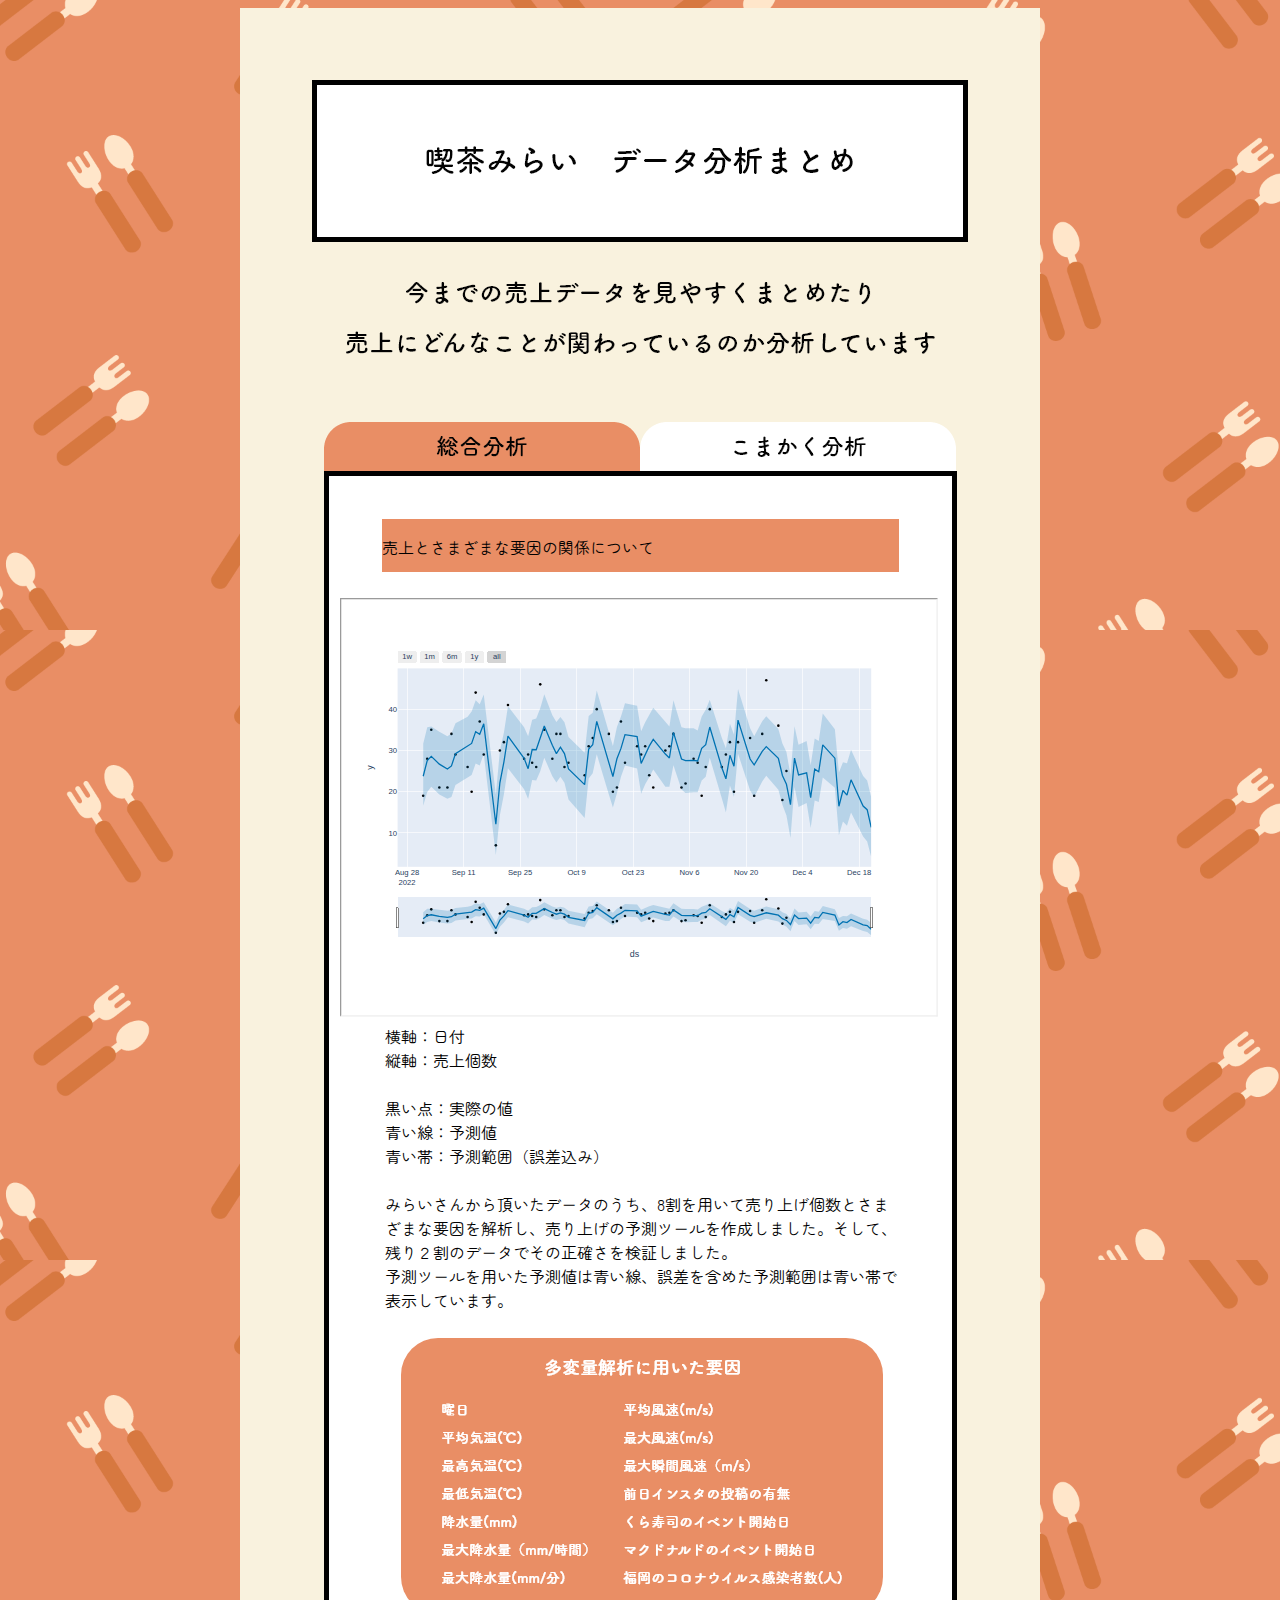
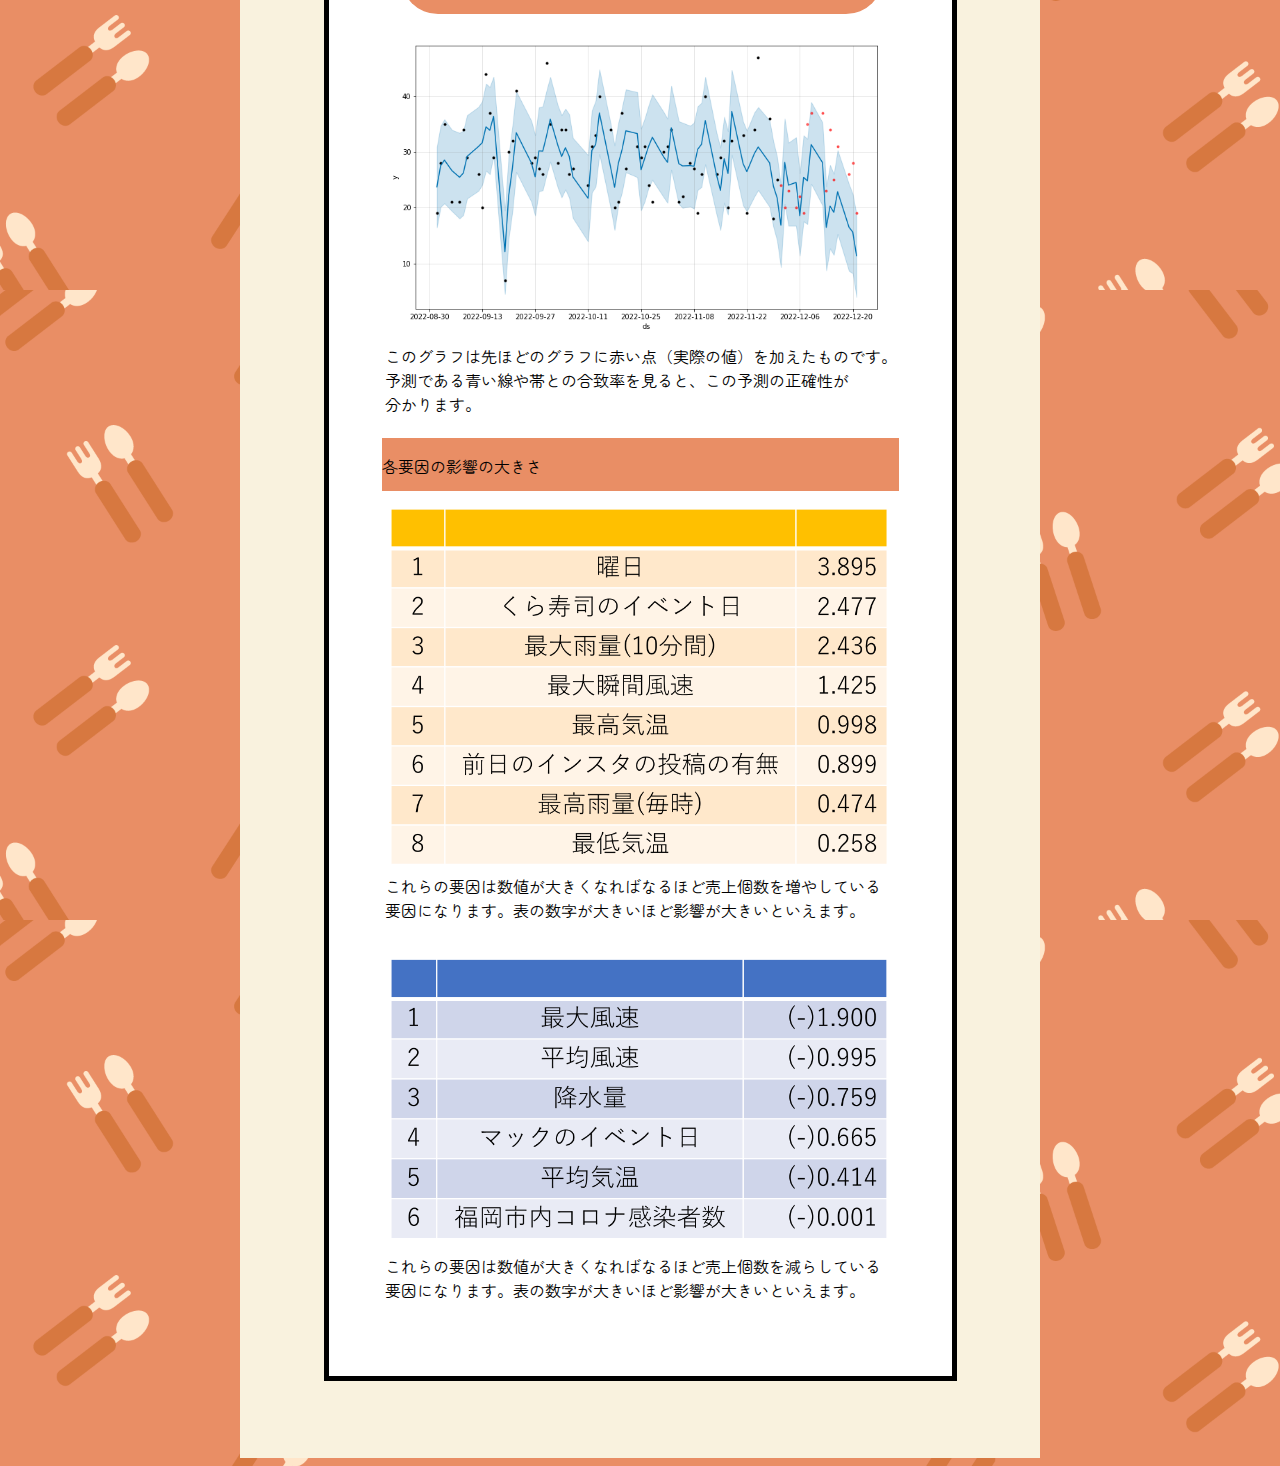
<file: index.html>
<!DOCTYPE html>
<html lang="ja">

<head>
    <meta charset="UTF-8">
    <meta http-equiv="X-UA-Compatible" content="IE=edge">
    <meta name="viewport" content="width=device-width, initial-scale=1.0">
    <link rel="stylesheet" href="style2.css">
    <link rel="preconnect" href="https://fonts.googleapis.com">
    <link rel="preconnect" href="https://fonts.gstatic.com" crossorigin>
    <link href="https://fonts.googleapis.com/css2?family=Zen+Maru+Gothic&display=swap" rel="stylesheet">
    <title>喫茶みらいデータ分析まとめ</title>
</head>

<body>
    <div class="haikei">
        <img src="choho.png" alt="" class="title-flame">
        <img src="matome.png" alt="" class="title">
        <img src="imamade.png" alt="" class="setsumei">

        <a href="index.html" class="button1"><img src="zenmen1.png" alt="" class="zenmen"></a>
        <a href="index2.html" class="button2"><img src="zenmen2.png" alt="" class="zenmen"></a>
        <img src="総合分析.png" alt="" class="sen1">
        <img src="こまかく分析.png" alt="" class="sen2">
        <div class="flame"></div>
        <div class="question1">
            <p>売上とさまざまな要因の関係について</p>
        </div>

        <iframe src="output.html"></iframe>

        <div class="kaisetsu">
            <p>
                横軸：日付<br>
                縦軸：売上個数<br>
                <br>
                黒い点：実際の値<br>
                青い線：予測値<br>
                青い帯：予測範囲（誤差込み）<br>
                <br>

                みらいさんから頂いたデータのうち、8割を用いて売り上げ個数とさま<br>
                ざまな要因を解析し、売り上げの予測ツールを作成しました。そして、<br>
                残り２割のデータでその正確さを検証しました。<br>

                予測ツールを用いた予測値は青い線、誤差を含めた予測範囲は青い帯で
                <br>
                表示しています。<br>
                <br>
                <br>
            </p>
        </div>

        <img src="グループ 6.png" alt="" class="youin">

        <img src="seikaku.png" alt="" class="seikaku">

        <div class="kaisetsu3">
            <p>
                このグラフは先ほどのグラフに赤い点（実際の値）を加えたものです。<br>
                予測である青い線や帯との合致率を見ると、この予測の正確性が<br>
                分かります。

            </p>
        </div>

        <div class="question2">
            <p>各要因の影響の大きさ</p>
        </div>

        <img src="omomi1.png" alt="" class="omomi1">

        <div class="kaisetsu1">
            <p>
                これらの要因は数値が大きくなればなるほど売上個数を増やしている<br>
                要因になります。表の数字が大きいほど影響が大きいといえます。
            </p>
        </div>

        <img src="omomi2.png" alt="" class="omomi2">

        <div class="kaisetsu2">
            <p>
                これらの要因は数値が大きくなればなるほど売上個数を減らしている<br>
                要因になります。表の数字が大きいほど影響が大きいといえます。
            </p>
        </div>

    </div>
</body>
</file>
<file: style2.css>
/*
@media以外の所は全てのサイズで読み込まれます。
*/
* {
    font-family: 'Zen Maru Gothic', sans-serif;
}

body {
    background-image: url("ryouri245.png");
    background-repeat: repeat-y;
}

.haikei {
    background-color: #F9F2DE;
    width: 800px;
    height: 3050px;
    position: relative;
    /* right: 0;
            left: 0;
            margin: auto; */
    left: 50%;
    transform: translateX(-50%);
}

.title-flame {
    position: absolute;
    top: 72px;
    left: 72px;
}

.title {
    position: absolute;
    top: 128px;
    left: 184px;
}

.setsumei {
    position: absolute;
    top: 265px;
    left: 79px;
}

.button1 {
    position: absolute;
    top: 414px;
    left: 84px;
}

.button2 {
    position: absolute;
    top: 414px;
    left: 400px;
}

.flame {
    width: 623px;
    height: 2500px;
    position: absolute;
    top: 463px;
    left: 84px;
    border-width: 5px;
    border-style: solid;
    border-color: #000000;
    background-color: #FFFFFF;
}

.sen1 {
    position: absolute;
    top: 421px;
    left: 196px;
}

.sen2 {
    position: absolute;
    top: 421px;
    left: 489px;
}

.question1 {
    width: 517px;
    height: 53px;
    position: absolute;
    top: 511px;
    left: 142px;
    background-color: #E98E65;
}

.question2 {
    width: 517px;
    height: 53px;
    position: absolute;
    top: 2030px;
    left: 142px;
    background-color: #E98E65;
}

iframe {
    width: 930px;
    height: 650px;
    position: absolute;
    top: 590px;
    left: 100px;
    transform: scale(0.64);
    transform-origin: 0 0;
}

.kaisetsu {
    position: absolute;
    top: 1000px;
    left: 145px;
}

.kaisetsu1 {
    position: absolute;
    top: 2450px;
    left: 145px;
}

.kaisetsu2 {
    position: absolute;
    top: 2830px;
    left: 145px;
}

.kaisetsu3 {
    position: absolute;
    top: 1920px;
    left: 145px;
}

.seikaku {
    width: 500px;
    position: absolute;
    top: 1630px;
    left: 145px;
}

.youin {
    position: absolute;
    top: 1330px;
    left: 161px;
}

.omomi1 {
    width: 500px;
    position: absolute;
    top: 2100px;
    left: 150px;
}

.omomi2 {
    width: 500px;
    position: absolute;
    top: 2550px;
    left: 150px;
}

@media screen and (max-width:768px) {

    /*　画面サイズが768pxから1024pxまではここを読み込む　*/

}

@media screen and (max-width:480px) {

    .haikei {
        background-color: #F9F2DE;
        width: 400px;
        height: 1525px;
        position: relative;
        /* right: 0;
        left: 0;
        margin: auto; */
        left: 50%;
        transform: translateX(-50%);
    }

    .title-flame {
        position: absolute;
        top: 36px;
        left: 36px;
        width: 328px;
    }

    .title {
        position: absolute;
        top: 64px;
        left: 92px;
        width: 216px;
    }

    .setsumei {
        position: absolute;
        top: 132px;
        left: 39px;
        width: 321px;
    }

    .button1 {
        position: absolute;
        top: 207px;
        left: 42px;
    }

    .button2 {
        position: absolute;
        top: 207px;
        left: 200px;
    }

    .flame {
        width: 311px;
        height: 1250px;
        position: absolute;
        top: 231px;
        left: 42px;
        border-width: 3px;
        border-style: solid;
        border-color: #000000;
        background-color: #FFFFFF;
    }

    .zenmen {
        width: 159px;
    }

    .sen1 {
        position: absolute;
        top: 210px;
        left: 98px;
        height: 16px;
    }

    .sen2 {
        position: absolute;
        top: 210px;
        left: 244px;
        height: 16px;
    }

    .question1 {
        width: 258px;
        height: 26px;
        position: absolute;
        top: 255px;
        left: 72px;
        background-color: #E98E65;
        font-size: 8px;
    }

    .question2 {
        width: 258px;
        height: 26px;
        position: absolute;
        top: 1015px;
        left: 72px;
        background-color: #E98E65;
        font-size: 8px;
    }

    iframe {
        width: 930px;
        height: 650px;
        position: absolute;
        top: 295px;
        left: 50px;
        transform: scale(0.32);
        transform-origin: 0 0;
    }

    .kaisetsu {
        position: absolute;
        top: 500px;
        left: 73px;
        font-size: 8px;
    }

    .kaisetsu1 {
        position: absolute;
        top: 1225px;
        left: 73px;
        font-size: 8px;
    }

    .kaisetsu2 {
        position: absolute;
        top: 1415px;
        left: 73px;
        font-size: 8px;
    }

    .kaisetsu3 {
        position: absolute;
        top: 960px;
        left: 73px;
        font-size: 8px;
    }

    .seikaku {
        width: 250px;
        position: absolute;
        top: 815px;
        left: 73px;
    }

    .youin {
        position: absolute;
        top: 665px;
        left: 80px;
        width: 241px;
    }

    .omomi1 {
        width: 250px;
        position: absolute;
        top: 1050px;
        left: 75px;
    }

    .omomi2 {
        width: 250px;
        position: absolute;
        top: 1275px;
        left: 75px;
    }

}
</file>
